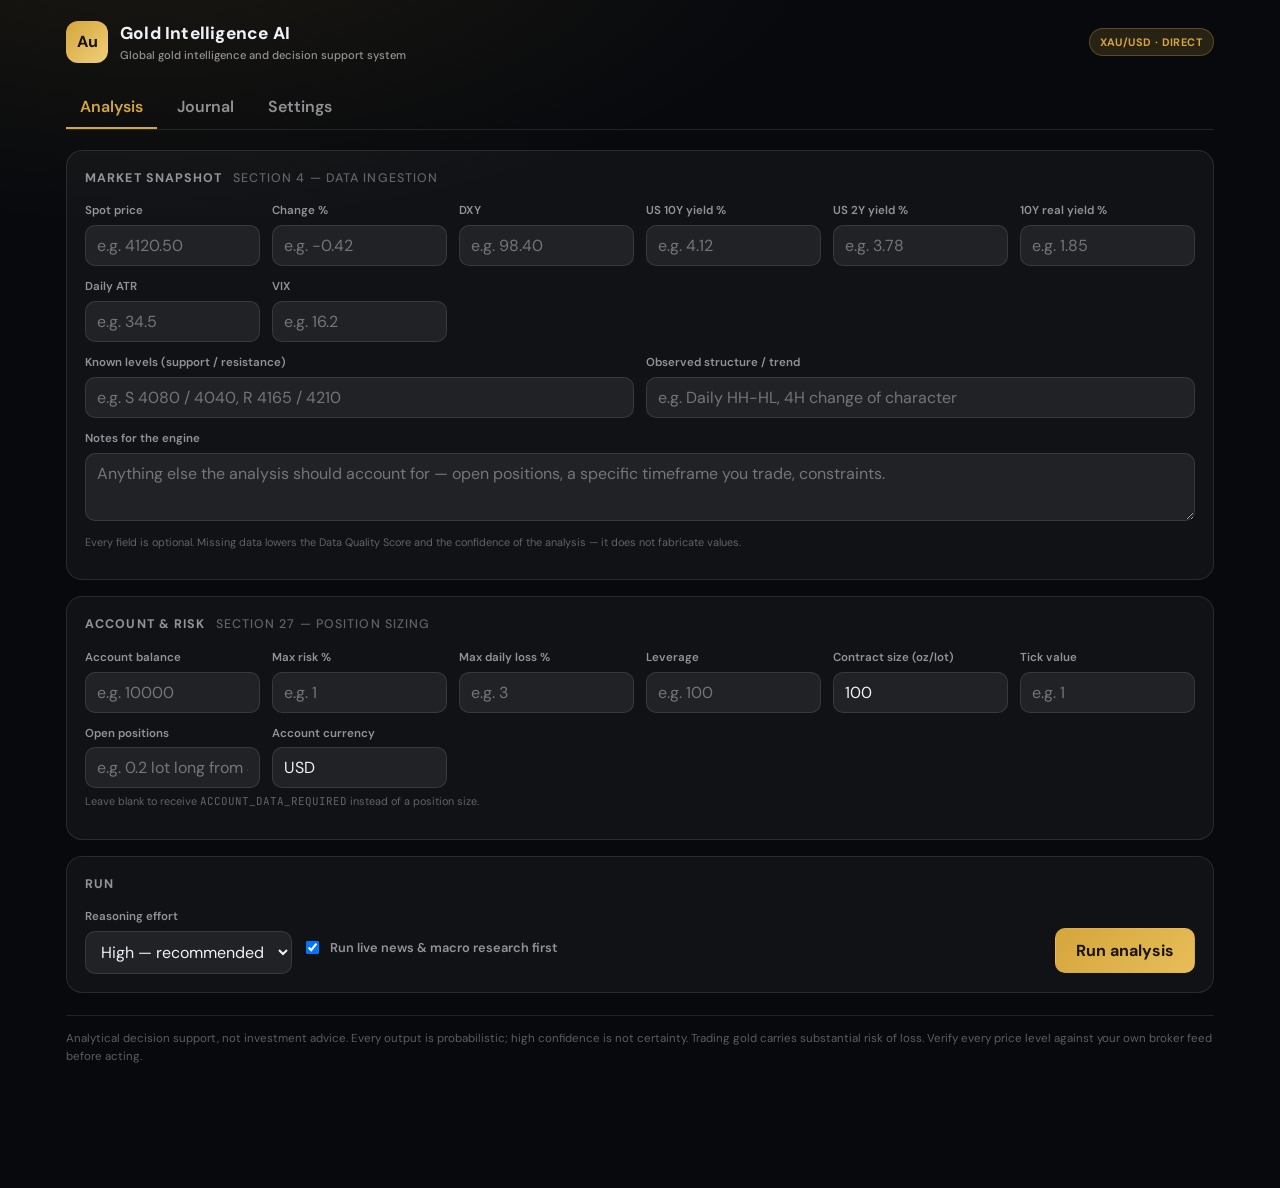
<file: gold.html>
<!DOCTYPE html>
<html lang="en" dir="ltr">
<head>
  <meta charset="UTF-8">
  <meta name="viewport" content="width=device-width, initial-scale=1.0, viewport-fit=cover">
  <meta name="theme-color" content="#07090d">
  <meta name="description" content="Gold Intelligence AI — professional XAU/USD analysis, forecasting, news intelligence and risk management">
  <title>Gold Intelligence AI — XAU/USD Decision Support</title>

  <link rel="preconnect" href="https://fonts.googleapis.com" crossorigin>
  <link href="https://fonts.googleapis.com/css2?family=DM+Sans:wght@400;500;600;700;800&family=JetBrains+Mono:wght@400;500&display=swap" rel="stylesheet">
  <link rel="stylesheet" href="gold-style.css">
</head>
<body>

<div class="app">

  <header class="topbar">
    <div class="brand">
      <span class="logo">Au</span>
      <div>
        <h1>Gold Intelligence AI</h1>
        <small>Global gold intelligence and decision support system</small>
      </div>
    </div>
    <span class="spacer"></span>
    <span class="tag" id="modelTag">XAU/USD</span>
  </header>

  <nav class="tabs">
    <button type="button" data-tab="analyze" class="active">Analysis</button>
    <button type="button" data-tab="journal">Journal</button>
    <button type="button" data-tab="settings">Settings</button>
  </nav>

  <!-- ANALYSIS -->
  <section id="tab-analyze">

    <div class="card">
      <h2>Market snapshot <span class="sec">Section 4 — data ingestion</span></h2>
      <div class="grid c4">
        <div><label for="price">Spot price</label><input type="number" step="0.01" id="price" placeholder="e.g. 4120.50"></div>
        <div><label for="changePct">Change %</label><input type="number" step="0.01" id="changePct" placeholder="e.g. -0.42"></div>
        <div><label for="dxy">DXY</label><input type="number" step="0.01" id="dxy" placeholder="e.g. 98.40"></div>
        <div><label for="us10y">US 10Y yield %</label><input type="number" step="0.01" id="us10y" placeholder="e.g. 4.12"></div>
        <div><label for="us2y">US 2Y yield %</label><input type="number" step="0.01" id="us2y" placeholder="e.g. 3.78"></div>
        <div><label for="realYield">10Y real yield %</label><input type="number" step="0.01" id="realYield" placeholder="e.g. 1.85"></div>
        <div><label for="atr">Daily ATR</label><input type="number" step="0.01" id="atr" placeholder="e.g. 34.5"></div>
        <div><label for="vix">VIX</label><input type="number" step="0.01" id="vix" placeholder="e.g. 16.2"></div>
      </div>
      <div class="grid c2" style="margin-top:12px">
        <div>
          <label for="levels">Known levels (support / resistance)</label>
          <input type="text" id="levels" placeholder="e.g. S 4080 / 4040, R 4165 / 4210">
        </div>
        <div>
          <label for="structure">Observed structure / trend</label>
          <input type="text" id="structure" placeholder="e.g. Daily HH-HL, 4H change of character">
        </div>
      </div>
      <div style="margin-top:12px">
        <label for="notes">Notes for the engine</label>
        <textarea id="notes" placeholder="Anything else the analysis should account for — open positions, a specific timeframe you trade, constraints."></textarea>
      </div>
      <p class="hint">Every field is optional. Missing data lowers the Data Quality Score and the confidence of the analysis — it does not fabricate values.</p>
    </div>

    <div class="card">
      <h2>Account &amp; risk <span class="sec">Section 27 — position sizing</span></h2>
      <div class="grid c4">
        <div><label for="balance">Account balance</label><input type="number" step="0.01" id="balance" placeholder="e.g. 10000"></div>
        <div><label for="riskPct">Max risk %</label><input type="number" step="0.01" id="riskPct" placeholder="e.g. 1"></div>
        <div><label for="maxDaily">Max daily loss %</label><input type="number" step="0.01" id="maxDaily" placeholder="e.g. 3"></div>
        <div><label for="leverage">Leverage</label><input type="number" step="1" id="leverage" placeholder="e.g. 100"></div>
        <div><label for="contractSize">Contract size (oz/lot)</label><input type="number" step="1" id="contractSize" value="100"></div>
        <div><label for="tickValue">Tick value</label><input type="number" step="0.01" id="tickValue" placeholder="e.g. 1"></div>
        <div><label for="openPositions">Open positions</label><input type="text" id="openPositions" placeholder="e.g. 0.2 lot long from 4090"></div>
        <div><label for="currency">Account currency</label><input type="text" id="currency" value="USD"></div>
      </div>
      <p class="hint">Leave blank to receive <span class="mono">ACCOUNT_DATA_REQUIRED</span> instead of a position size.</p>
    </div>

    <div class="card">
      <h2>Run</h2>
      <div class="row">
        <div style="min-width:170px">
          <label for="effort">Reasoning effort</label>
          <select id="effort">
            <option value="low">Low — fastest</option>
            <option value="medium">Medium</option>
            <option value="high" selected>High — recommended</option>
            <option value="xhigh">Extra high</option>
            <option value="max">Max — slowest</option>
          </select>
        </div>
        <label class="check" style="margin-top:18px">
          <input type="checkbox" id="useWebSearch" checked>
          Run live news &amp; macro research first
        </label>
        <span class="spacer"></span>
        <button type="button" class="btn primary" id="runBtn" style="margin-top:18px">Run analysis</button>
      </div>
      <div class="status" id="status"><span class="spinner"></span><span id="statusText">Working…</span></div>
      <div id="error"></div>
    </div>

    <div id="result"></div>
  </section>

  <!-- JOURNAL -->
  <section id="tab-journal" hidden>
    <div class="card">
      <h2>Performance evaluation <span class="sec">Sections 31–33</span></h2>
      <div class="grid c4" id="perfTiles"></div>
      <div id="calibration" style="margin-top:16px"></div>
    </div>

    <div class="card">
      <h2>Prediction log</h2>
      <div id="journalList"></div>
      <div class="row" style="margin-top:14px">
        <button type="button" class="btn ghost sm" id="exportBtn">Export JSON</button>
        <button type="button" class="btn ghost sm" id="clearBtn">Clear journal</button>
      </div>
    </div>
  </section>

  <!-- SETTINGS -->
  <section id="tab-settings" hidden>
    <div class="card">
      <h2>Connection</h2>
      <div style="max-width:420px">
        <label for="mode">Mode</label>
        <select id="mode">
          <option value="direct">Direct — call Anthropic from this browser</option>
          <option value="backend">Backend — call the Supabase function</option>
        </select>
      </div>

      <div id="directFields" style="margin-top:14px">
        <div style="max-width:520px">
          <label for="apiKey">Anthropic API key</label>
          <input type="password" id="apiKey" placeholder="sk-ant-...">
          <p class="hint">
            Stored in this browser only — never written into the page source.
            <strong>Do not host this page publicly in direct mode:</strong> anyone who opens it
            could read the key out of their own browser. Running it from your own machine is fine.
          </p>
        </div>
        <div style="max-width:280px;margin-top:12px">
          <label for="model">Model</label>
          <input type="text" id="model" value="claude-opus-5">
        </div>
      </div>

      <div id="backendFields" class="grid c2" style="margin-top:14px" hidden>
        <div>
          <label for="endpoint">Analysis endpoint</label>
          <input type="text" id="endpoint" placeholder="https://<project>.supabase.co/functions/v1/gold-analysis">
          <p class="hint">Supabase edge function <span class="mono">gold-analysis</span>.</p>
        </div>
        <div>
          <label for="accessCode">Access code</label>
          <input type="password" id="accessCode" placeholder="GOLD_ACCESS_CODE">
          <p class="hint">Matches the <span class="mono">GOLD_ACCESS_CODE</span> secret. Stored in this browser only.</p>
        </div>
      </div>

      <div class="row" style="margin-top:14px">
        <button type="button" class="btn primary sm" id="saveSettings">Save</button>
        <span class="dim small" id="settingsSaved"></span>
      </div>
    </div>

    <div class="card">
      <h2>Which mode to use</h2>
      <p class="small dim" style="margin-top:0">
        <strong>Direct</strong> needs nothing but a key — the page talks to Anthropic itself.
        Use it while the page lives on your own machine.
      </p>
      <p class="small dim">
        <strong>Backend</strong> keeps the key on the server, so the page can be hosted publicly.
        It needs two secrets set on the Supabase project:
        <span class="mono">ANTHROPIC_API_KEY</span> and <span class="mono">GOLD_ACCESS_CODE</span>
        (optionally <span class="mono">GOLD_MODEL</span>). The function stays disabled until the
        access code is set.
      </p>
    </div>
  </section>

  <p class="disclaimer">
    Analytical decision support, not investment advice. Every output is probabilistic; high confidence is not certainty.
    Trading gold carries substantial risk of loss. Verify every price level against your own broker feed before acting.
  </p>

</div>

<script src="gold-engine.js"></script>
<script src="gold-app.js"></script>
</body>
</html>
</file>
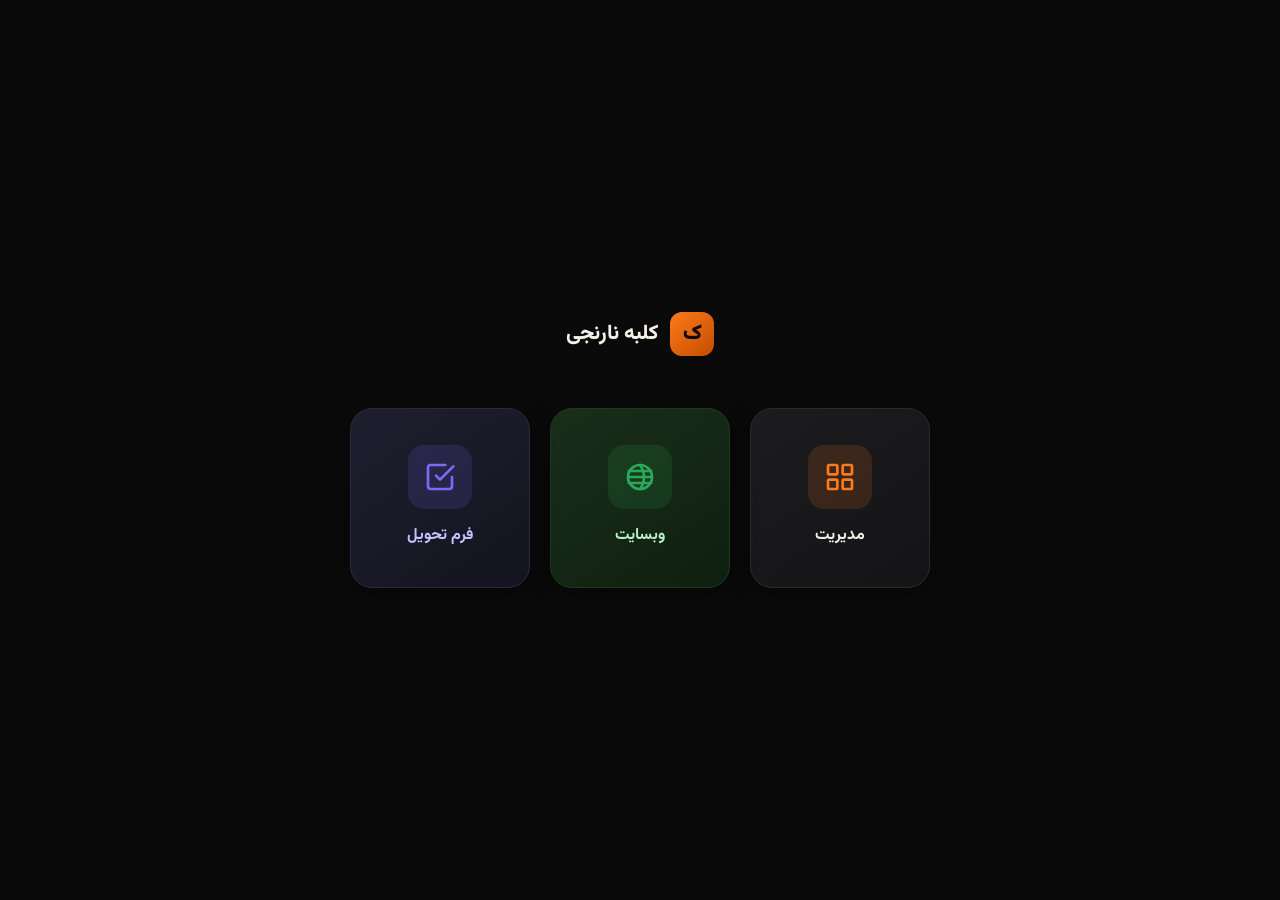
<file: panel.html>
<!DOCTYPE html>
<html lang="fa" dir="rtl">
<head>
<meta charset="UTF-8"/>
<meta name="viewport" content="width=device-width, initial-scale=1.0, maximum-scale=1.0, minimum-scale=1.0, user-scalable=no, viewport-fit=cover"/>
<title>کلبه نارنجی</title>
<link href="https://fonts.googleapis.com/css2?family=Vazirmatn:wght@400;700;800&display=swap" rel="stylesheet">
<style>
*{box-sizing:border-box;margin:0;padding:0}
body{min-height:100vh;background:#0A0A0B;display:flex;flex-direction:column;align-items:center;justify-content:center;font-family:"Vazirmatn",system-ui,sans-serif;padding:24px}
.logo{display:flex;align-items:center;gap:12px;margin-bottom:52px}
.mark{width:44px;height:44px;border-radius:12px;background:linear-gradient(135deg,#FF7A1A,#C24E00);display:grid;place-items:center;color:#0A0A0B;font-weight:900;font-size:1.3rem}
.logo-text{font-size:1.3rem;font-weight:800;color:#F4EFE7}
.cards{display:flex;gap:20px;flex-wrap:wrap;justify-content:center}
.card{display:flex;flex-direction:column;align-items:center;justify-content:center;gap:16px;width:180px;height:180px;border-radius:22px;text-decoration:none;transition:transform .18s,box-shadow .18s;cursor:pointer}
.card:hover{transform:translateY(-4px)}
.card.admin{background:linear-gradient(145deg,#1C1C1F,#141416);border:1px solid #2A2A2E;box-shadow:0 4px 24px rgba(0,0,0,.4)}
.card.admin:hover{border-color:#FF7A1A;box-shadow:0 8px 32px rgba(255,122,26,.2)}
.card.site{background:linear-gradient(145deg,#1a2e1a,#0f1f0f);border:1px solid #1e3a1e;box-shadow:0 4px 24px rgba(0,0,0,.4)}
.card.site:hover{border-color:#28aa5a;box-shadow:0 8px 32px rgba(40,170,90,.2)}
.card.checkin{background:linear-gradient(145deg,#1e1e2e,#141420);border:1px solid #2a2a3e;box-shadow:0 4px 24px rgba(0,0,0,.4)}
.card.checkin:hover{border-color:#7c6af7;box-shadow:0 8px 32px rgba(124,106,247,.2)}
.icon{width:64px;height:64px;border-radius:16px;display:grid;place-items:center}
.card.admin .icon{background:rgba(255,122,26,.15)}
.card.site .icon{background:rgba(40,170,90,.15)}
.card.checkin .icon{background:rgba(124,106,247,.15)}
.label{font-size:1rem;font-weight:700;text-align:center;line-height:1.4}
.card.admin .label{color:#F4EFE7}
.card.site .label{color:#b8f0c8}
.card.checkin .label{color:#c8c0ff}
.sub{font-size:.75rem;color:#5A5A60;text-align:center;margin-top:4px}

/* جلوگیری از zoom در iOS Safari */
@viewport{width:device-width;zoom:1.0;min-zoom:1.0;max-zoom:1.0;user-zoom:fixed}
html{-webkit-text-size-adjust:100%;-ms-text-size-adjust:100%;text-size-adjust:100%;touch-action:manipulation}
input,select,textarea,button{font-size:16px!important;touch-action:manipulation}
@media(max-width:600px){
  input[type=text],input[type=tel],input[type=email],input[type=number],input[type=date],input[type=time],select,textarea{font-size:16px!important}
}
</style>
</head>
<body>

<div class="logo">
  <span class="mark">ک</span>
  <span class="logo-text">کلبه نارنجی</span>
</div>

<div class="cards">

  <a href="admin.html" class="card admin">
    <div class="icon">
      <svg width="32" height="32" viewBox="0 0 24 24" fill="none" stroke="#FF7A1A" stroke-width="2" stroke-linecap="round" stroke-linejoin="round">
        <rect x="3" y="3" width="7" height="7" rx="1"/><rect x="14" y="3" width="7" height="7" rx="1"/>
        <rect x="3" y="14" width="7" height="7" rx="1"/><rect x="14" y="14" width="7" height="7" rx="1"/>
      </svg>
    </div>
    <div>
      <div class="label">مدیریت</div>
      <div class="sub"> </div>
    </div>
  </a>
  
  <a href="index.html" target="_blank" class="card site">
    <div class="icon">
      <svg width="32" height="32" viewBox="0 0 24 24" fill="none" stroke="#28aa5a" stroke-width="2" stroke-linecap="round" stroke-linejoin="round">
        <circle cx="12" cy="12" r="9"/><path d="M12 3a15 15 0 010 18M3 12h18M3.6 7.5h16.8M3.6 16.5h16.8"/>
      </svg>
    </div>
    <div>
      <div class="label">وبسایت</div>
      <div class="sub"> </div>
    </div>
  </a>

  <a href="checkin.html" class="card checkin">
    <div class="icon">
      <svg width="32" height="32" viewBox="0 0 24 24" fill="none" stroke="#7c6af7" stroke-width="2" stroke-linecap="round" stroke-linejoin="round">
        <path d="M9 11l3 3L22 4"/><path d="M21 12v7a2 2 0 01-2 2H5a2 2 0 01-2-2V5a2 2 0 012-2h11"/>
      </svg>
    </div>
    <div>
      <div class="label">فرم تحویل</div>
      <div class="sub"> </div>
    </div>
  </a>

</div>

</body>
</html>
</file>
<file: gold-style.css>
/* ============================================================================
 * Gold Intelligence AI — Stylesheet
 * ==========================================================================*/
:root {
  --font: 'DM Sans', system-ui, -apple-system, sans-serif;
  --mono: 'JetBrains Mono', ui-monospace, SFMono-Regular, Menlo, monospace;

  --gold: #d4a63c;
  --gold-soft: rgba(212, 166, 60, .16);
  --bull: #22c07a;
  --bull-soft: rgba(34, 192, 122, .16);
  --bear: #f04a5c;
  --bear-soft: rgba(240, 74, 92, .16);
  --neutral: #7d8aa0;
  --neutral-soft: rgba(125, 138, 160, .16);
  --warn: #f0a03c;

  --bg: #07090d;
  --surface: rgba(255, 255, 255, .04);
  --surface-2: rgba(255, 255, 255, .07);
  --surface-solid: #0d1016;
  --border: rgba(255, 255, 255, .10);
  --border-gold: rgba(212, 166, 60, .30);
  --text: #eef1f6;
  --text-dim: rgba(238, 241, 246, .58);
  --text-faint: rgba(238, 241, 246, .36);

  --radius: 16px;
  --radius-sm: 10px;
  --shadow: 0 14px 34px rgba(0, 0, 0, .45);
}

* { box-sizing: border-box; }

body {
  margin: 0;
  font-family: var(--font);
  color: var(--text);
  background:
    radial-gradient(1100px 520px at 12% -8%, rgba(212, 166, 60, .10), transparent 62%),
    var(--bg);
  min-height: 100vh;
  line-height: 1.55;
}

button, input, select, textarea { font-family: inherit; font-size: inherit; }
a { color: var(--gold); }

.app { max-width: 1180px; margin: 0 auto; padding: 20px 16px 110px; }

/* Topbar */
.topbar { display: flex; align-items: center; gap: 12px; margin-bottom: 22px; flex-wrap: wrap; }
.brand { display: flex; align-items: center; gap: 12px; }
.brand .logo {
  width: 42px; height: 42px; border-radius: 12px; display: grid; place-items: center;
  font-weight: 800; color: #1a1408;
  background: linear-gradient(135deg, var(--gold), #f0cf7a);
}
.brand h1 { margin: 0; font-size: 1.08rem; font-weight: 800; letter-spacing: .2px; }
.brand small { display: block; font-size: .7rem; color: var(--text-dim); font-weight: 500; }
.spacer { flex: 1; }

.tag {
  font-size: .68rem; font-weight: 700; letter-spacing: .4px; text-transform: uppercase;
  padding: 5px 10px; border-radius: 999px;
  border: 1px solid var(--border-gold); background: var(--gold-soft); color: var(--gold);
}

/* Tabs */
.tabs { display: flex; gap: 6px; margin-bottom: 20px; border-bottom: 1px solid var(--border); }
.tabs button {
  background: none; border: none; color: var(--text-dim); cursor: pointer;
  padding: 10px 14px; font-weight: 600; border-bottom: 2px solid transparent;
}
.tabs button.active { color: var(--gold); border-bottom-color: var(--gold); }

/* Cards */
.card {
  background: var(--surface); border: 1px solid var(--border);
  border-radius: var(--radius); padding: 18px; margin-bottom: 16px;
}
.card > h2 {
  margin: 0 0 14px; font-size: .78rem; font-weight: 700;
  letter-spacing: 1.1px; text-transform: uppercase; color: var(--text-dim);
}
.card > h2 .sec { color: var(--text-faint); font-weight: 500; margin-left: 6px; }

.grid { display: grid; gap: 12px; }
.grid.c2 { grid-template-columns: repeat(auto-fit, minmax(240px, 1fr)); }
.grid.c3 { grid-template-columns: repeat(auto-fit, minmax(190px, 1fr)); }
.grid.c4 { grid-template-columns: repeat(auto-fit, minmax(150px, 1fr)); }

/* Form */
label { display: block; font-size: .72rem; color: var(--text-dim); margin-bottom: 5px; font-weight: 600; }
input, select, textarea {
  width: 100%; padding: 9px 11px; color: var(--text);
  background: var(--surface-2); border: 1px solid var(--border);
  border-radius: var(--radius-sm); outline: none;
}
input:focus, select:focus, textarea:focus { border-color: var(--border-gold); }
textarea { resize: vertical; min-height: 68px; }
.hint { font-size: .68rem; color: var(--text-faint); margin-top: 5px; }

.row { display: flex; gap: 10px; align-items: center; flex-wrap: wrap; }
.check { display: flex; align-items: center; gap: 8px; font-size: .8rem; color: var(--text-dim); }
.check input { width: auto; }

.btn {
  padding: 11px 20px; border-radius: var(--radius-sm); border: 1px solid transparent;
  font-weight: 700; cursor: pointer; background: var(--surface-2); color: var(--text);
}
.btn:hover { background: rgba(255, 255, 255, .12); }
.btn:disabled { opacity: .5; cursor: not-allowed; }
.btn.primary {
  background: linear-gradient(135deg, var(--gold), #e8bd58); color: #1a1408; border-color: transparent;
}
.btn.ghost { background: none; border-color: var(--border); color: var(--text-dim); }
.btn.sm { padding: 6px 12px; font-size: .76rem; font-weight: 600; }

/* Status */
.status { display: none; align-items: center; gap: 10px; font-size: .84rem; color: var(--text-dim); margin-top: 14px; }
.status.on { display: flex; }
.spinner {
  width: 15px; height: 15px; border-radius: 50%; flex: 0 0 auto;
  border: 2px solid var(--gold-soft); border-top-color: var(--gold);
  animation: spin .8s linear infinite;
}
@keyframes spin { to { transform: rotate(360deg); } }

.alert {
  border-radius: var(--radius-sm); padding: 11px 13px; font-size: .84rem;
  border: 1px solid var(--bear); background: var(--bear-soft); color: #ffd8dd; margin-top: 14px;
}
.alert.warn { border-color: var(--warn); background: rgba(240, 160, 60, .14); color: #ffe4bd; }

/* Verdict */
.verdict {
  display: flex; gap: 18px; align-items: center; flex-wrap: wrap;
  border: 1px solid var(--border-gold); border-radius: var(--radius);
  background: linear-gradient(135deg, var(--gold-soft), transparent 70%);
  padding: 18px; margin-bottom: 16px;
}
.action {
  font-size: 2rem; font-weight: 800; letter-spacing: -.5px; padding: 6px 20px;
  border-radius: 12px; border: 2px solid currentColor;
}
.action.buy { color: var(--bull); background: var(--bull-soft); }
.action.sell { color: var(--bear); background: var(--bear-soft); }
.action.hold { color: var(--gold); background: var(--gold-soft); }
.action.wait, .action.no_trade, .action.insufficient_data { color: var(--neutral); background: var(--neutral-soft); }
.verdict .meta { flex: 1; min-width: 200px; }
.verdict .meta .big { font-size: 1.02rem; font-weight: 700; }

/* Metric tiles */
.metric {
  background: var(--surface-2); border: 1px solid var(--border);
  border-radius: var(--radius-sm); padding: 11px 13px;
}
.metric .k { font-size: .66rem; text-transform: uppercase; letter-spacing: .7px; color: var(--text-faint); font-weight: 700; }
.metric .v { font-size: 1.24rem; font-weight: 700; margin-top: 3px; }
.metric .s { font-size: .7rem; color: var(--text-dim); }

/* Bars */
.bar { height: 7px; border-radius: 999px; background: var(--surface-2); overflow: hidden; margin-top: 7px; }
.bar > span { display: block; height: 100%; border-radius: 999px; background: var(--gold); }
.bar.bull > span { background: var(--bull); }
.bar.bear > span { background: var(--bear); }
.bar.neutral > span { background: var(--neutral); }

/* Tables */
table { width: 100%; border-collapse: collapse; font-size: .84rem; }
th, td { text-align: left; padding: 8px 10px; border-bottom: 1px solid var(--border); vertical-align: top; }
th { font-size: .66rem; text-transform: uppercase; letter-spacing: .7px; color: var(--text-faint); font-weight: 700; }
tr:last-child td { border-bottom: none; }
.table-wrap { overflow-x: auto; }

/* Pills */
.pill {
  display: inline-block; font-size: .66rem; font-weight: 700; letter-spacing: .4px;
  padding: 3px 9px; border-radius: 999px; border: 1px solid var(--border);
  background: var(--surface-2); color: var(--text-dim); text-transform: uppercase;
}
.pill.bullish { color: var(--bull); background: var(--bull-soft); border-color: var(--bull); }
.pill.bearish { color: var(--bear); background: var(--bear-soft); border-color: var(--bear); }
.pill.neutral, .pill.mixed { color: var(--neutral); background: var(--neutral-soft); border-color: var(--neutral); }
.pill.gold { color: var(--gold); background: var(--gold-soft); border-color: var(--border-gold); }

/* Lists */
ul.clean { margin: 0; padding-left: 18px; }
ul.clean li { margin-bottom: 5px; font-size: .86rem; }
ul.clean li::marker { color: var(--gold); }

.kv { display: grid; grid-template-columns: minmax(120px, 34%) 1fr; gap: 6px 14px; font-size: .86rem; }
.kv dt { color: var(--text-dim); font-weight: 600; }
.kv dd { margin: 0; }

.scenario { border: 1px solid var(--border); border-radius: var(--radius-sm); padding: 13px; }
.scenario h3 { margin: 0 0 4px; font-size: .82rem; letter-spacing: .5px; text-transform: uppercase; }
.scenario .prob { font-size: 1.7rem; font-weight: 800; line-height: 1.1; }
.scenario.bullish { border-color: var(--bull); background: var(--bull-soft); }
.scenario.bullish h3, .scenario.bullish .prob { color: var(--bull); }
.scenario.bearish { border-color: var(--bear); background: var(--bear-soft); }
.scenario.bearish h3, .scenario.bearish .prob { color: var(--bear); }
.scenario.neutral { border-color: var(--neutral); background: var(--neutral-soft); }
.scenario.neutral h3, .scenario.neutral .prob { color: var(--neutral); }

pre.brief {
  white-space: pre-wrap; word-break: break-word; font-family: var(--mono);
  font-size: .76rem; color: var(--text-dim); margin: 0; max-height: 460px; overflow: auto;
}

details > summary { cursor: pointer; color: var(--text-dim); font-size: .82rem; font-weight: 600; }
details[open] > summary { margin-bottom: 10px; }

.empty { color: var(--text-faint); font-size: .86rem; text-align: center; padding: 34px 0; }
.mono { font-family: var(--mono); }
.dim { color: var(--text-dim); }
.small { font-size: .78rem; }

.disclaimer {
  margin-top: 22px; font-size: .72rem; color: var(--text-faint);
  border-top: 1px solid var(--border); padding-top: 14px;
}

@media (max-width: 640px) {
  .action { font-size: 1.5rem; }
  .kv { grid-template-columns: 1fr; gap: 2px 0; }
  .kv dd { margin-bottom: 8px; }
}
</file>
